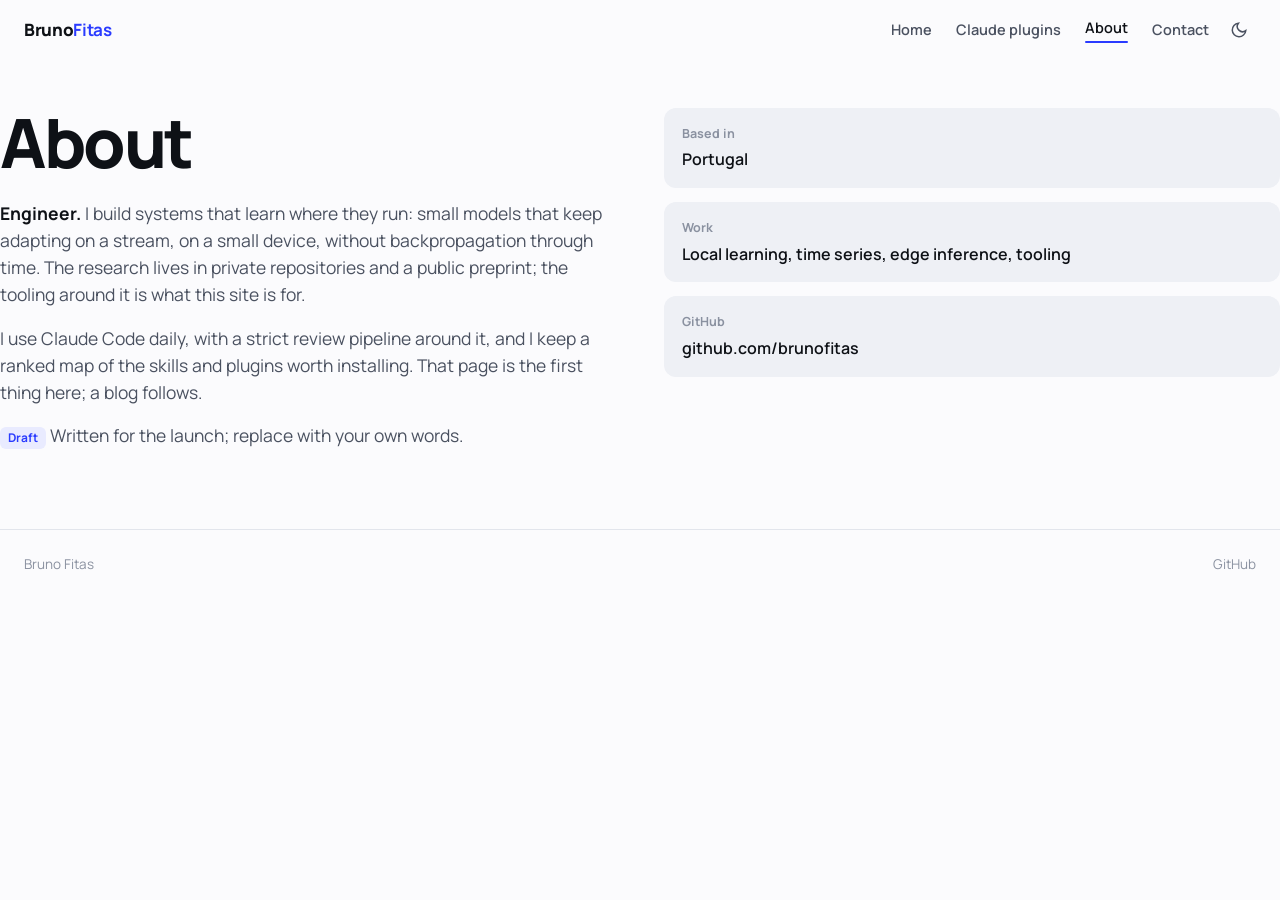
<file: about.html>
<!doctype html>
<html lang="en">
<head>
  <meta charset="utf-8">
  <meta name="viewport" content="width=device-width, initial-scale=1">
  <title>About Bruno Fitas</title>
  <meta name="description" content="About Bruno Fitas.">
  <link rel="preconnect" href="https://fonts.googleapis.com">
  <link rel="preconnect" href="https://fonts.gstatic.com" crossorigin>
  <link href="https://fonts.googleapis.com/css2?family=Manrope:wght@500;600;700;800&family=JetBrains+Mono:wght@400&display=swap" rel="stylesheet">
  <link rel="stylesheet" href="assets/style.css?v=4">
  <link rel="icon" href="assets/favicon.svg" type="image/svg+xml">
</head>
<body>
  <header class="site-header">
    <div class="wrap">
      <a class="brand" href="index.html">Bruno<b>Fitas</b></a>
      <nav class="nav" aria-label="Main">
        <a href="index.html">Home</a>
        <a href="skills.html">Claude plugins</a>
        <a href="about.html" aria-current="page">About</a>
        <a href="contact.html">Contact</a>
        <button class="theme-btn" type="button" aria-label="Switch light or dark theme">
          <svg viewBox="0 0 24 24" fill="none" stroke="currentColor" stroke-width="2" stroke-linecap="round"><path d="M21 12.8A9 9 0 1 1 11.2 3a7 7 0 0 0 9.8 9.8z"/></svg>
        </button>
      </nav>
    </div>
  </header>

  <main class="wrap page">
    <div class="prose">
      <h1>About</h1>
      <p style="margin-top:24px"><strong>Engineer.</strong> I build systems that learn where they run: small models that keep adapting on a stream, on a small device, without backpropagation through time. The research lives in private repositories and a public preprint; the tooling around it is what this site is for.</p>
      <p>I use Claude Code daily, with a strict review pipeline around it, and I keep a ranked map of the <a href="skills.html">skills and plugins</a> worth installing. That page is the first thing here; a blog follows.</p>
      <p class="small"><span class="todo">Draft</span> Written for the launch; replace with your own words.</p>
    </div>
    <dl class="kv">
      <div><dt>Based in</dt><dd>Portugal</dd></div>
      <div><dt>Work</dt><dd>Local learning, time series, edge inference, tooling</dd></div>
      <div><dt>GitHub</dt><dd><a href="https://github.com/brunofitas">github.com/brunofitas</a></dd></div>
    </dl>
  </main>
  <footer class="site-footer">
    <div class="wrap">
      <span>Bruno Fitas</span>
      <span><a href="https://github.com/brunofitas">GitHub</a></span>
    </div>
  </footer>
  <script src="assets/site.js?v=4"></script>
</body>
</html>
</file>
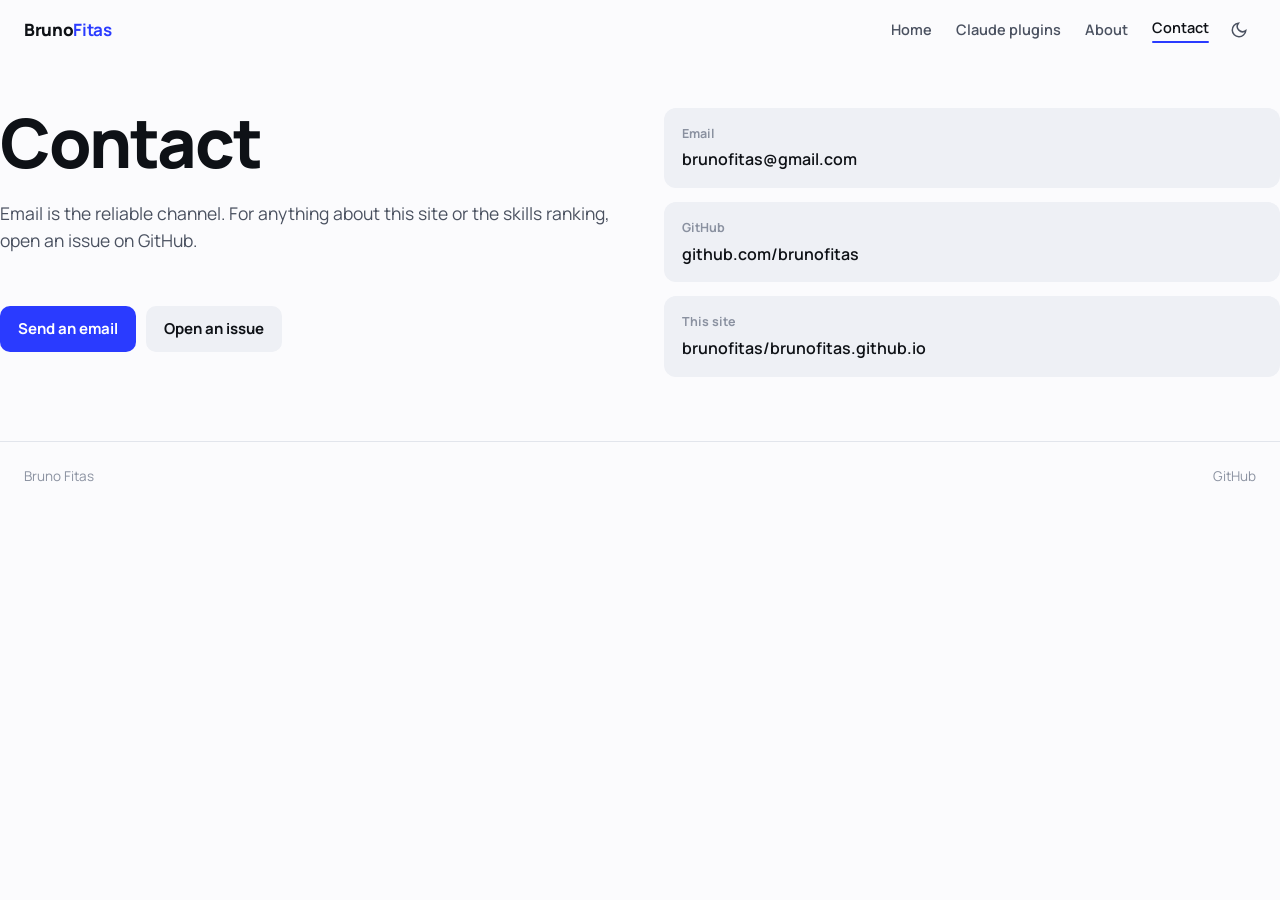
<file: contact.html>
<!doctype html>
<html lang="en">
<head>
  <meta charset="utf-8">
  <meta name="viewport" content="width=device-width, initial-scale=1">
  <title>Contact Bruno Fitas</title>
  <meta name="description" content="How to reach Bruno Fitas.">
  <link rel="preconnect" href="https://fonts.googleapis.com">
  <link rel="preconnect" href="https://fonts.gstatic.com" crossorigin>
  <link href="https://fonts.googleapis.com/css2?family=Manrope:wght@500;600;700;800&family=JetBrains+Mono:wght@400&display=swap" rel="stylesheet">
  <link rel="stylesheet" href="assets/style.css?v=4">
  <link rel="icon" href="assets/favicon.svg" type="image/svg+xml">
</head>
<body>
  <header class="site-header">
    <div class="wrap">
      <a class="brand" href="index.html">Bruno<b>Fitas</b></a>
      <nav class="nav" aria-label="Main">
        <a href="index.html">Home</a>
        <a href="skills.html">Claude plugins</a>
        <a href="about.html">About</a>
        <a href="contact.html" aria-current="page">Contact</a>
        <button class="theme-btn" type="button" aria-label="Switch light or dark theme">
          <svg viewBox="0 0 24 24" fill="none" stroke="currentColor" stroke-width="2" stroke-linecap="round"><path d="M21 12.8A9 9 0 1 1 11.2 3a7 7 0 0 0 9.8 9.8z"/></svg>
        </button>
      </nav>
    </div>
  </header>

  <main class="wrap page">
    <div class="prose">
      <h1>Contact</h1>
      <p style="margin-top:24px">Email is the reliable channel. For anything about this site or the skills ranking, open an issue on GitHub.</p>
      <div class="home-hero" style="padding:8px 0 0;display:block"><div class="cta"><a class="btn primary" href="mailto:brunofitas@gmail.com">Send an email</a><a class="btn" href="https://github.com/brunofitas/brunofitas.github.io/issues">Open an issue</a></div></div>
    </div>
    <dl class="kv">
      <div><dt>Email</dt><dd><a href="mailto:brunofitas@gmail.com">brunofitas@gmail.com</a></dd></div>
      <div><dt>GitHub</dt><dd><a href="https://github.com/brunofitas">github.com/brunofitas</a></dd></div>
      <div><dt>This site</dt><dd><a href="https://github.com/brunofitas/brunofitas.github.io">brunofitas/brunofitas.github.io</a></dd></div>
    </dl>
  </main>
  <footer class="site-footer">
    <div class="wrap">
      <span>Bruno Fitas</span>
      <span><a href="https://github.com/brunofitas">GitHub</a></span>
    </div>
  </footer>
  <script src="assets/site.js?v=4"></script>
</body>
</html>
</file>
<file: assets/style.css>
/* brunofitas.github.io v2
   Tokens: paper #FBFBFD, ink #0E1116, navy #0A0F1E, ultramarine #2A3BFF, amber #F2A900, mist #EEF0F5 */

:root {
  --paper: #fbfbfd;
  --paper-2: #ffffff;
  --ink: #0e1116;
  --ink-2: #4a5160;
  --ink-3: #8a91a0;
  --mist: #eef0f5;
  --mist-2: #e2e5ec;
  --blue: #2a3bff;
  --blue-ink: #ffffff;
  --blue-soft: #e9ebff;
  --amber: #f2a900;
  --focus: #2a3bff;
  --font: "Manrope", system-ui, -apple-system, "Segoe UI", sans-serif;
  --mono: "JetBrains Mono", ui-monospace, SFMono-Regular, Menlo, monospace;
  --rail: 280px;
  --max: 1280px;
  color-scheme: light;
}
@media (prefers-color-scheme: dark) {
  :root:not([data-theme="light"]) {
    --paper: #0a0f1e; --paper-2: #121830; --ink: #eef1f8; --ink-2: #aab2c5; --ink-3: #6f7890;
    --mist: #171e38; --mist-2: #232c4d; --blue: #6e7cff; --blue-ink: #0a0f1e; --blue-soft: #1b2250;
    --amber: #ffbf2e; color-scheme: dark;
  }
}
:root[data-theme="dark"] {
  --paper: #0a0f1e; --paper-2: #121830; --ink: #eef1f8; --ink-2: #aab2c5; --ink-3: #6f7890;
  --mist: #171e38; --mist-2: #232c4d; --blue: #6e7cff; --blue-ink: #0a0f1e; --blue-soft: #1b2250;
  --amber: #ffbf2e; color-scheme: dark;
}

* { box-sizing: border-box; }
html { -webkit-text-size-adjust: 100%; }
body {
  margin: 0; background: var(--paper); color: var(--ink);
  font-family: var(--font); font-size: 16px; line-height: 1.55; -webkit-font-smoothing: antialiased;
  overflow-x: hidden;
}
a { color: inherit; text-decoration: none; }
img { max-width: 100%; display: block; }
button, input, select { font: inherit; color: inherit; }
:focus-visible { outline: 2px solid var(--focus); outline-offset: 2px; border-radius: 4px; }
::selection { background: var(--blue); color: var(--blue-ink); }
.wrap { max-width: var(--max); margin: 0 auto; padding: 0 24px; }

/* header */
.site-header { height: 60px; display: flex; align-items: center; }
.site-header .wrap { display: flex; align-items: center; justify-content: space-between; gap: 16px; width: 100%; }
.brand { font-weight: 800; font-size: 17px; letter-spacing: -0.02em; white-space: nowrap; }
.brand b { color: var(--blue); }
.nav { display: flex; align-items: center; gap: 2px; overflow-x: auto; scrollbar-width: none; }
.nav::-webkit-scrollbar { display: none; }
.nav a { padding: 7px 11px; border-radius: 8px; font-weight: 600; font-size: 14.5px; color: var(--ink-2); white-space: nowrap; }
.nav a:hover { color: var(--ink); background: var(--mist); }
.nav a[aria-current="page"] { color: var(--ink); }
.nav a[aria-current="page"]::after { content: ""; display: block; height: 2px; background: var(--blue); margin-top: 2px; border-radius: 2px; }
.theme-btn { border: 0; background: transparent; width: 34px; height: 34px; border-radius: 8px; cursor: pointer; display: grid; place-items: center; color: var(--ink-2); flex: none; }
.theme-btn:hover { background: var(--mist); color: var(--ink); }
.theme-btn svg { width: 18px; height: 18px; }

/* type */
h1 { font-weight: 800; letter-spacing: -0.035em; line-height: 1.0; margin: 0; font-size: clamp(38px, 6vw, 68px); max-width: 18ch; }
h2 { font-weight: 800; letter-spacing: -0.025em; line-height: 1.1; margin: 0 0 8px; font-size: clamp(24px, 3vw, 32px); }
h3 { font-weight: 700; margin: 0; font-size: 16px; letter-spacing: -0.01em; }
p { margin: 0; }
.lede { font-size: clamp(17px, 2vw, 20px); color: var(--ink-2); max-width: 56ch; margin-top: 18px; }
.muted { color: var(--ink-2); }
.small { font-size: 13.5px; color: var(--ink-3); }
.btn {
  display: inline-flex; align-items: center; gap: 8px; padding: 11px 18px; border-radius: 10px; font-weight: 700; font-size: 15px;
  background: var(--mist); color: var(--ink); border: 0; cursor: pointer;
}
.btn:hover { background: var(--mist-2); }
.btn.primary { background: var(--blue); color: var(--blue-ink); }
.btn.primary:hover { filter: brightness(1.08); }

/* home */
.home-hero { padding: 56px 0 24px; display: grid; gap: 40px; grid-template-columns: minmax(0, 1.1fr) minmax(0, 1fr); align-items: start; }
.home-hero .cta { display: flex; gap: 10px; flex-wrap: wrap; margin-top: 28px; }
.board { background: var(--paper-2); border: 1px solid var(--mist-2); border-radius: 16px; overflow: hidden; }
.board header { padding: 14px 18px; display: flex; justify-content: space-between; align-items: baseline; border-bottom: 1px solid var(--mist-2); }
.board header strong { font-weight: 800; }
.board ol { list-style: none; margin: 0; padding: 0; }
.board li a { display: grid; grid-template-columns: 44px 36px 1fr auto; gap: 12px; align-items: center; padding: 12px 18px; border-bottom: 1px solid var(--mist); }
.board li:last-child a { border-bottom: 0; }
.board li a:hover { background: var(--mist); }
.board .n { font-weight: 800; font-size: 22px; letter-spacing: -0.04em; color: var(--blue); }
.board .av { width: 36px; height: 36px; border-radius: 10px; background: var(--mist); }
.board .name { font-weight: 700; min-width: 0; overflow: hidden; text-overflow: ellipsis; white-space: nowrap; }
.board .sub { color: var(--ink-3); font-size: 13px; min-width: 0; overflow: hidden; text-overflow: ellipsis; white-space: nowrap; }
.board .st { font-weight: 700; color: var(--ink-2); white-space: nowrap; }
.board .st::before { content: ""; display: inline-block; width: 10px; height: 10px; margin-right: 6px; background: var(--amber); clip-path: polygon(50% 0, 61% 35%, 98% 35%, 68% 57%, 79% 91%, 50% 70%, 21% 91%, 32% 57%, 2% 35%, 39% 35%); }
.home-facts { padding: 24px 0 56px; display: grid; gap: 14px; grid-template-columns: repeat(auto-fit, minmax(220px, 1fr)); }
.fact { padding: 20px; border-radius: 14px; background: var(--mist); }
.fact strong { display: block; font-size: 30px; font-weight: 800; letter-spacing: -0.03em; line-height: 1; margin-bottom: 8px; }
.fact span { color: var(--ink-2); font-size: 14.5px; }
.fact:hover { background: var(--mist-2); }

/* skills layout */
.skills { display: grid; grid-template-columns: var(--rail) minmax(0, 1fr); gap: 32px; padding-top: 24px; padding-bottom: 60px; align-items: start; }
.rail { position: sticky; top: 16px; display: flex; flex-direction: column; gap: 18px; max-height: calc(100vh - 32px); overflow: auto; padding-right: 4px; }
.rail h2 { font-size: 24px; margin: 0; }
.rail .intro { font-size: 14px; color: var(--ink-2); }
.search { display: flex; align-items: center; gap: 8px; background: var(--paper-2); border: 1px solid var(--mist-2); border-radius: 10px; padding: 9px 12px; }
.search:focus-within { border-color: var(--blue); box-shadow: 0 0 0 3px var(--blue-soft); }
.search input { border: 0; background: transparent; width: 100%; outline: none; }
.search svg { width: 16px; height: 16px; color: var(--ink-3); flex: none; }
.sort { border: 1px solid var(--mist-2); background: var(--paper-2); border-radius: 10px; padding: 9px 12px; width: 100%; }
.facets { display: flex; flex-direction: column; gap: 2px; }
.facets .group { font-size: 12.5px; font-weight: 700; color: var(--ink-3); margin: 10px 0 4px; }
.tag { display: flex; align-items: center; justify-content: space-between; gap: 8px; padding: 7px 10px; border-radius: 8px; border: 0; background: transparent; cursor: pointer; text-align: left; width: 100%; font-weight: 600; font-size: 14px; color: var(--ink-2); }
.tag:hover { background: var(--mist); color: var(--ink); }
.tag .n { font-weight: 500; color: var(--ink-3); font-size: 12.5px; }
.tag.on { background: var(--blue); color: var(--blue-ink); }
.tag.on .n { color: var(--blue-ink); opacity: .75; }
.clear { align-self: flex-start; background: none; border: 0; color: var(--blue); font-weight: 700; cursor: pointer; padding: 6px 0; }
.toolbar { display: flex; align-items: center; justify-content: space-between; gap: 12px; margin-bottom: 16px; }
.toolbar .count { font-weight: 700; }
.toolbar .active { display: flex; gap: 6px; flex-wrap: wrap; }
.toolbar .active .tag { width: auto; background: var(--blue-soft); color: var(--blue); padding: 5px 10px; border-radius: 999px; font-size: 13px; }
.toolbar .active .tag::after { content: "\00d7"; margin-left: 2px; }
.filter-btn { display: none; }

/* cards */
.grid { display: grid; gap: 20px; grid-template-columns: repeat(auto-fill, minmax(min(260px, 100%), 1fr)); }
.grid > * { min-width: 0; }
.card { display: flex; flex-direction: column; gap: 8px; border-radius: 14px; background: var(--paper-2); border: 1px solid var(--mist-2); overflow: hidden; }
.card:hover { border-color: var(--ink-3); }
.card .cover { position: relative; aspect-ratio: 2 / 1; background: var(--mist); overflow: hidden; }
.card .cover img { width: 100%; height: 100%; object-fit: cover; }
.card .cover.empty { display: grid; place-items: center; background: linear-gradient(135deg, var(--mist), var(--blue-soft)); }
.card .cover.empty img { width: 64px; height: 64px; border-radius: 16px; box-shadow: 0 8px 24px rgba(10, 15, 30, .18); }
.card .rank { position: absolute; left: 10px; top: 8px; font-weight: 800; font-size: 26px; letter-spacing: -0.05em; line-height: 1; color: var(--ink); background: var(--paper); padding: 6px 9px 5px; border-radius: 9px; }
.card .rank sup { font-size: 12px; letter-spacing: 0; vertical-align: top; margin-right: 1px; font-weight: 700; color: var(--ink-3); }
.card .body { padding: 6px 16px 0; display: flex; flex-direction: column; gap: 8px; flex: 1; }
.card h3 a { display: flex; align-items: center; gap: 8px; }
.card h3 a:hover { color: var(--blue); }
.card .avatar { width: 22px; height: 22px; border-radius: 6px; flex: none; }
.card .owner { font-size: 13px; color: var(--ink-3); overflow-wrap: anywhere; }
.card .summary { color: var(--ink-2); font-size: 14.5px; display: -webkit-box; -webkit-line-clamp: 3; -webkit-box-orient: vertical; overflow: hidden; }
.card .why { font-size: 14px; color: var(--ink); border-left: 3px solid var(--blue); padding-left: 10px; }
.card .install { display: flex; align-items: center; gap: 8px; background: var(--mist); border-radius: 8px; padding: 7px 10px; font-family: var(--mono); font-size: 12px; color: var(--ink-2); min-width: 0; }
.card .install span { min-width: 0; overflow: hidden; text-overflow: ellipsis; white-space: nowrap; flex: 1; }
.card .install button { border: 0; background: var(--paper-2); color: var(--ink); border-radius: 6px; padding: 3px 8px; cursor: pointer; font-family: var(--font); font-size: 12px; font-weight: 700; }
.card .install button:hover { background: var(--blue); color: var(--blue-ink); }
.card .tags { display: flex; gap: 4px 10px; flex-wrap: wrap; font-size: 13px; }
.card .tags button { border: 0; background: none; padding: 0; color: var(--blue); font-weight: 600; cursor: pointer; }
.card .tags button:hover { text-decoration: underline; }
.card .foot { margin-top: auto; padding: 10px 16px 14px; display: flex; align-items: center; gap: 12px; font-size: 13px; color: var(--ink-3); border-top: 1px solid var(--mist); }
.card .stars { font-weight: 800; color: var(--ink); font-size: 14px; display: inline-flex; align-items: center; gap: 5px; }
.card .stars::before { content: ""; width: 12px; height: 12px; background: var(--amber); clip-path: polygon(50% 0, 61% 35%, 98% 35%, 68% 57%, 79% 91%, 50% 70%, 21% 91%, 32% 57%, 2% 35%, 39% 35%); }
.card .shared { font-weight: 500; color: var(--ink-3); font-size: 12px; }
.card .kind { margin-left: auto; font-weight: 600; }
.card .kind.official { color: var(--blue); }
.card .warn { color: #c0392b; font-weight: 600; }
.more { display: block; margin: 28px auto 0; }
.empty { padding: 60px 20px; text-align: center; color: var(--ink-2); background: var(--mist); border-radius: 14px; }
.featured-head { display: flex; align-items: baseline; justify-content: space-between; margin: 0 0 12px; }
.featured-head h2 { margin: 0; }
#featured { margin-bottom: 32px; }
#featured .card { border-color: var(--blue); }

/* prose pages */
.page { padding: 48px 0 64px; display: grid; grid-template-columns: minmax(0, 1fr) minmax(0, 1fr); gap: 48px; align-items: start; }
.page .prose p { font-size: 17.5px; color: var(--ink-2); margin-bottom: 16px; max-width: 60ch; }
.page .prose p strong { color: var(--ink); }
.kv { margin: 0; display: grid; gap: 14px; }
.kv > div { padding: 16px 18px; background: var(--mist); border-radius: 12px; }
.kv dt { font-size: 12.5px; font-weight: 700; color: var(--ink-3); margin-bottom: 4px; }
.kv dd { margin: 0; font-weight: 600; }
.kv a:hover { color: var(--blue); }
.todo { display: inline-block; font-size: 12px; font-weight: 700; color: var(--blue); background: var(--blue-soft); padding: 2px 8px; border-radius: 6px; }

/* footer */
.site-footer { border-top: 1px solid var(--mist-2); padding: 24px 0 40px; color: var(--ink-3); font-size: 13.5px; }
.site-footer .wrap { display: flex; justify-content: space-between; gap: 16px; flex-wrap: wrap; }
.site-footer a:hover { color: var(--blue); }

/* sheet (phone filters) */
.sheet-backdrop { position: fixed; inset: 0; background: rgba(10, 15, 30, .45); z-index: 20; display: none; }
.sheet-backdrop.open { display: block; }
body.sheet-open { overflow: hidden; }

@media (max-width: 860px) {
  .home-hero { grid-template-columns: 1fr; gap: 28px; padding-top: 36px; }
  .page { grid-template-columns: 1fr; gap: 28px; padding-top: 32px; }
  .skills { grid-template-columns: 1fr; gap: 16px; padding-top: 12px; }
  .rail { position: fixed; left: 0; right: 0; bottom: 0; top: auto; max-height: 82vh; z-index: 21; background: var(--paper); border-radius: 18px 18px 0 0; padding: 16px 20px 28px; transform: translateY(105%); transition: transform .25s ease; box-shadow: 0 -12px 40px rgba(10, 15, 30, .25); }
  .rail.open { transform: none; }
  .rail .handle { width: 40px; height: 4px; border-radius: 2px; background: var(--mist-2); margin: 0 auto 4px; }
  .rail .intro { display: none; }
  .filter-btn { display: inline-flex; }
  .toolbar { position: sticky; top: 0; z-index: 5; background: var(--paper); padding: 10px 0; margin: 0 0 12px; flex-wrap: wrap; }
  .grid { gap: 14px; }
  .brand { font-size: 16px; }
  .nav a { padding: 6px 8px; font-size: 14px; }
}
@media (min-width: 861px) { .rail .handle { display: none; } }
@media (prefers-reduced-motion: reduce) { * { transition: none !important; } }
.card .cover.empty + .body .avatar { display: none; }
</file>
